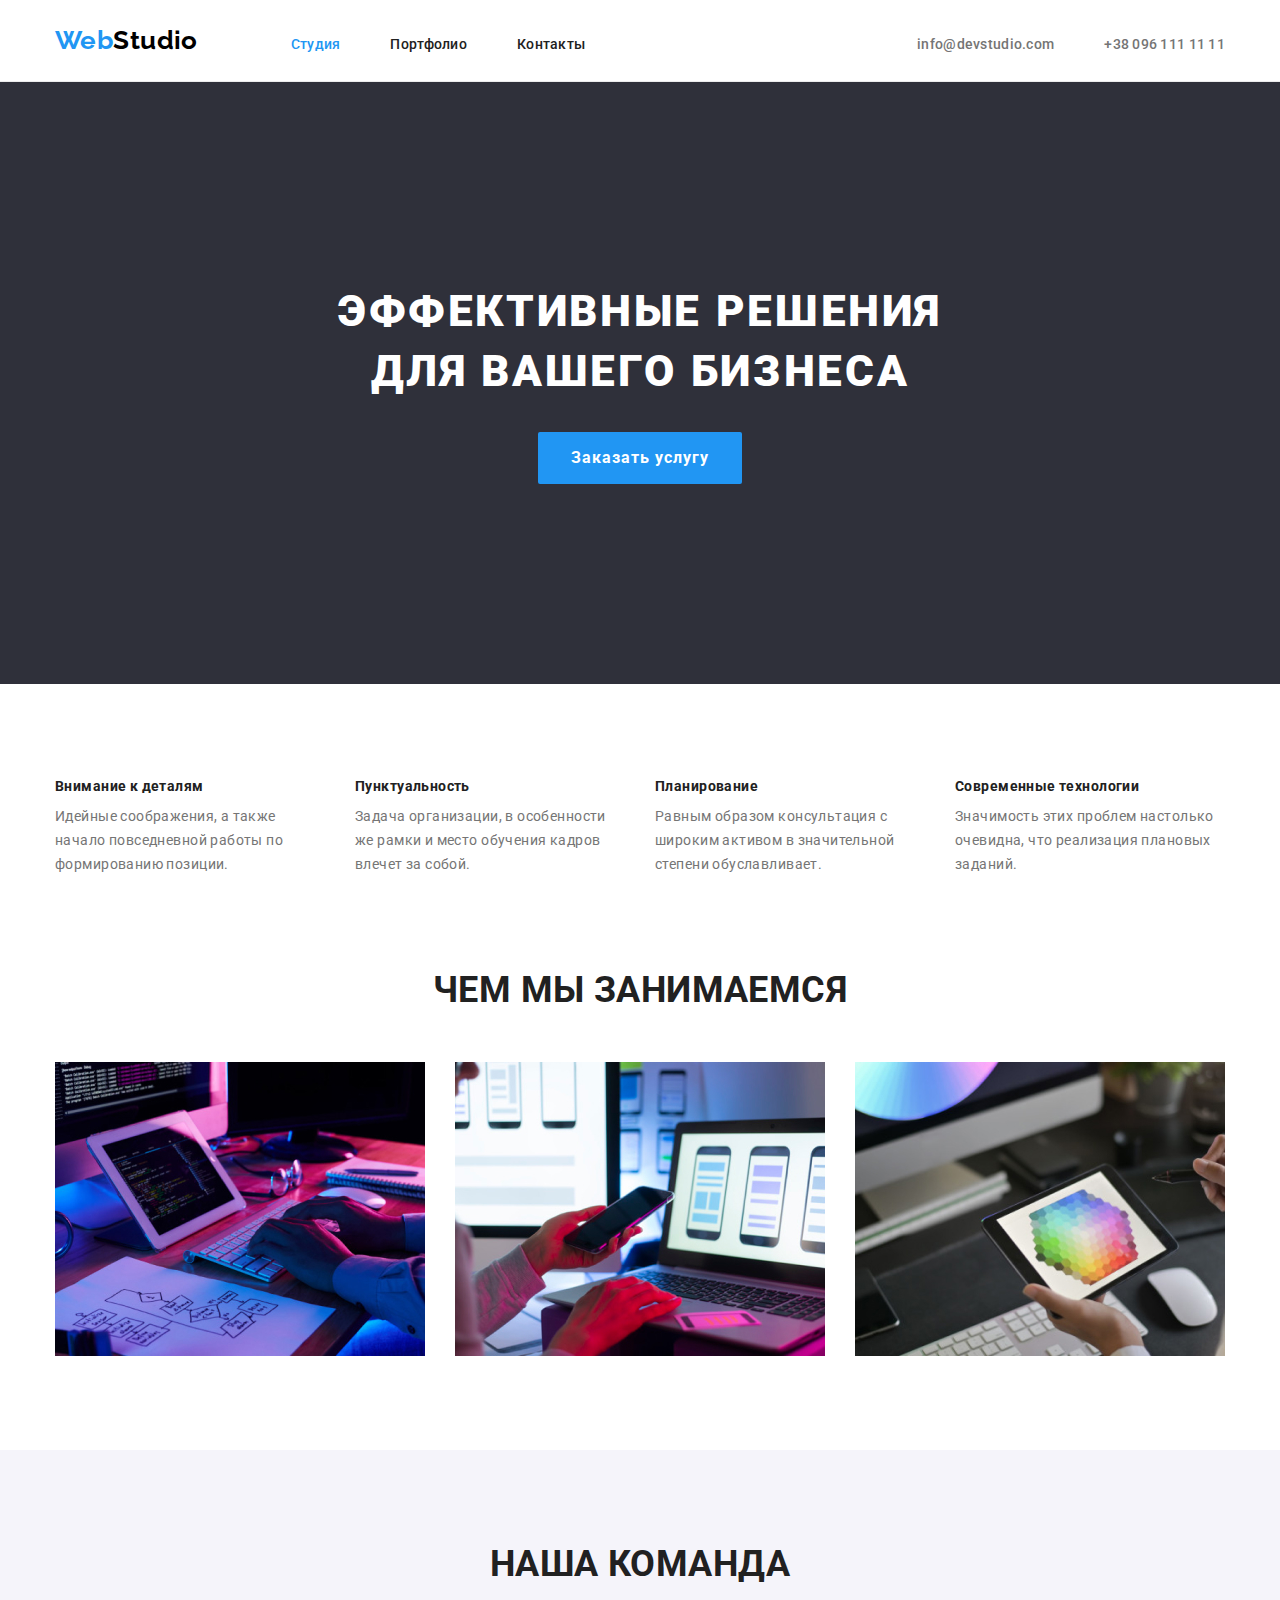
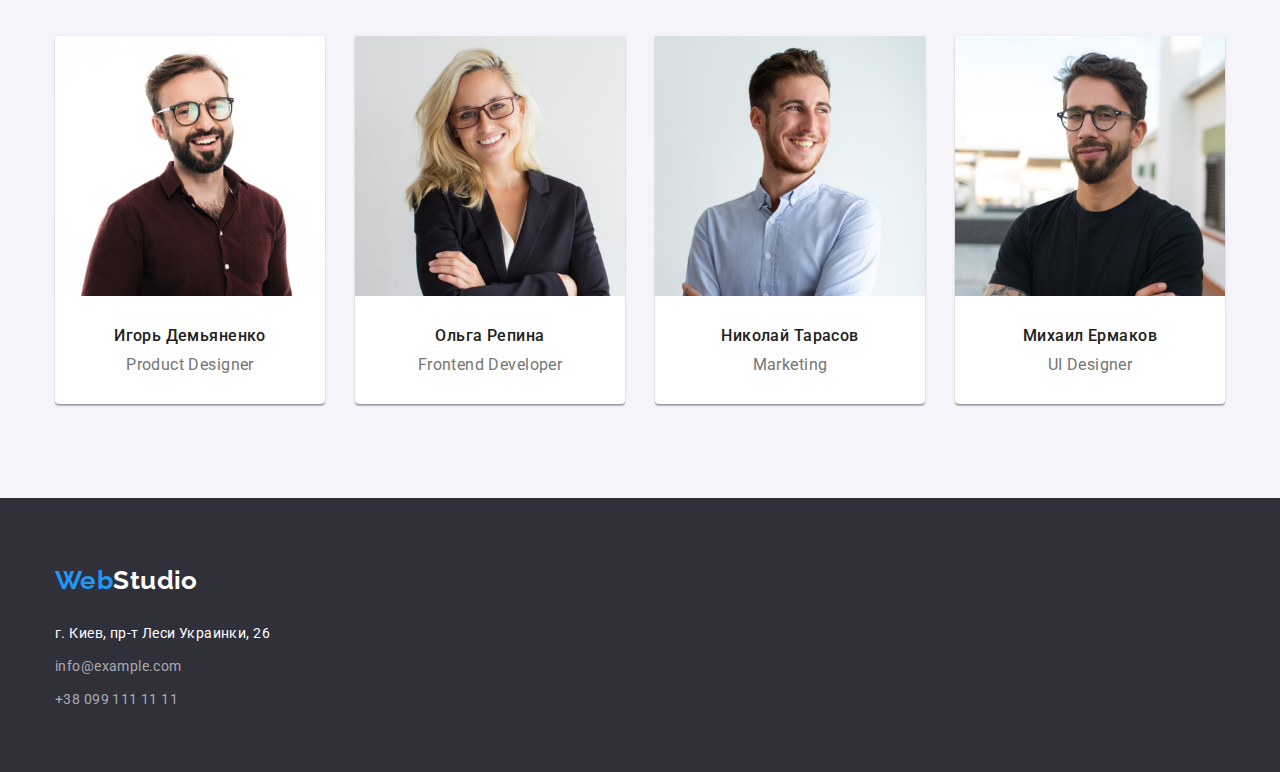
<file: index.html>
<!DOCTYPE html>
<html lang="en">

<head>
    <meta charset="UTF-8">
    <meta http-equiv="X-UA-Compatible" content="IE=edge">
    <meta name="viewport" content="width=device-width, initial-scale=1.0">
    <title>Web Studio</title>

        <!-- Сначала нормализатор -->
        <link rel="stylesheet" href="https://cdnjs.cloudflare.com/ajax/libs/modern-normalize/1.0.0/modern-normalize.min.css" />
        <!-- Потом ваши стили -->
  
    <link rel="preconnect" href="https://fonts.googleapis.com">
    <link rel="preconnect" href="https://fonts.gstatic.com" crossorigin>
    <link rel="stylesheet" href="https://fonts.googleapis.com/css2?family=Raleway:wght@700&family=Roboto:wght@400;500;700;900&display=swap">
    <link rel="stylesheet" href="./css/styles.css">
</head>

<body class="body-page">
<!-- -  --  --- - - - - --- - -  -- - - - - -HEADER- - - - -- - - - - -- - - - -- - -- - --  -->
    <header class="head">
<!--  -- - - -- -- - - -- - --  - - -- - - -Область навигации - -- - -- - -- - - -- -- - -- - - -- - - -- -->
        <div class="container headstyle">
            <nav class="container-nav">
                <a href="./index.html" class="logo"><span class="logostyle">Web</span>Studio</a>
                <ul class="site-nav cont-site">
    
                    <li class="list-nav"><a href="./index.html" class="link current">Студия</a></li>
                    <li class="list-nav"><a href="./portfolio.html" class="link">Портфолио</a></li>
                    <li class="list-nav"><a href="" class="link">Контакты</a></li>
                </ul>
    
            </nav>
            <ul class="contacts">
                <li class="contacts-item">
                    <a href="mailto:info@devstudio.com" class="contacts-link">
                        info@devstudio.com
                    </a>
                </li>
                <li class="contacts-item">
                    <a href="tel:+380961111111" class="contacts-link">
                        +38 096 111 11 11
                    </a>
    
                </li>
            </ul>
        </div>
    </header>
<main>
<!--  -- - - -- -- - --- -- -- -- - - --  -HERO SECTION - - -- - -- - - -- - -- - -- - -- - -->
        <section class="greeting">
            <div class="greet-box container">
            <h1 class="greeting-title">Эффективные решения для вашего бизнеса</h1>
            <button type="button" class="primary button">Заказать услугу</button>
            </div>
        </section>
<!--  -- - -- - - - -- - -- - -- -- - - -Особенности- -- - -- - - -- - -- - - -- -- - -- - - -- --- - -->
        <section class="features">
            <div class="feature container">
            <ul class="features-list">
                <li class="features-item">
                    <h3 class="features-title">Внимание к деталям</h3>
                    <p class="text">Идейные соображения, а также начало повседневной работы по формированию позиции.</p>
                </li>
                <li class="features-item">
                    <h3 class="features-title">Пунктуальность</h3>
                    <p class="text">Задача организации, в особенности же рамки и место обучения кадров влечет за собой.</p>
                </li>
                <li class="features-item">
                    <h3 class="features-title">Планирование</h3>
                    <p class="text">Равным образом консультация с широким активом в значительной степени обуславливает.</p>
                </li>
                <li class="features-item">
                    <h3 class="features-title">Современные технологии</h3>
                    <p class="text">Значимость этих проблем настолько очевидна, что реализация плановых заданий.</p>
                </li>
            </ul>
            </div>
        </section>
<!--  - -- -- --- - - - - -- - - -- -- - - Чем мы занимаемся - -- - - -- - - -- -- - - -- - --  -->
        <section class="work ">
            <div class="examples container">
            <h2 class="examples-work-title">Чем мы занимаемся</h2>
            <ul class="examples-list">
                <li class="examples-item"><img src="./images/box1.jpg" alt="Разработка программ" width="370" class="image"></li>
                <li class="examples-item"><img src="./images/box2.jpg" alt="Разработка мобильных приложений" width="370" class="image"></li>
                <li class="examples-item"><img src="./images/box3.jpg" alt="Дизайн" width="370" class="image"></li>
            </ul>
            </div>
        </section>
<!-- - - -- - -  -- - -- - - -- --  --- -- - Наша команда - - -- - - -- - - - - -- - --- - --->
        <section class="team-list">
            <div class="team container">
            <h2 class="team-title">Наша команда</h2>
            <ul class="profile">
                <li class="team-item"><img src="./images/img.jpg" alt="Product Designer" width="270" class="image">
                    <div class="profile-description"><h3 class="name">Игорь Демьяненко</h3>
                    <p class="profession">Product Designer</p>
                    </div>
                </li>
                <li class="team-item"><img src="./images/img1.jpg" alt="Frontend Developer" width="270" class="image">
                   <div class="profile-description"><h3 class="name">Ольга Репина</h3>
                   <p class="profession">Frontend Developer</p>
                   </div>
                </li>
                <li class="team-item"><img src="./images/img2.jpg" alt="Marketing" width="270" class="image">
                    <div class="profile-description"><h3 class="name">Николай Тарасов</h3>
                    <p class="profession">Marketing</p>
                    </div>
                </li>
                <li class="team-item"><img src="./images/img3.jpg" alt="UI Designer" width="270" class="image">
                    <div class="profile-description"><h3 class="name">Михаил Ермаков</h3>
                    <p class="profession">UI Designer</p>
                    </div>
                </li>
            </ul>
            </div>
        </section>
</main>
<!-- - - - - -- - - --  -- - - -- - --- - - -- --FOOTER- - - -- - - -- - - -- -- - - - -- -- - -->
    <footer class="footer-section">
        <div class="container">
            <div class="basement">
                
                    <a href="./index.html" class="foot-logo"><span class="footstyle">Web</span>Studio</a>
                    <address class="address-text ident">г. Киев, пр-т Леси Украинки, 26
                        <ul class="list-ident">
                            <li class="ident"><a href="mailto:info@example.com" class="foot-link">info@example.com</a>
                            </li>
                            <li class="ident"><a href="tel:+380991111111" class="foot-link">+38 099 111 11 11</a></li>
                        </ul>
                    </address>
               
                
            </div>

        </div>
    </footer>
        
</body>
</html>
</file>
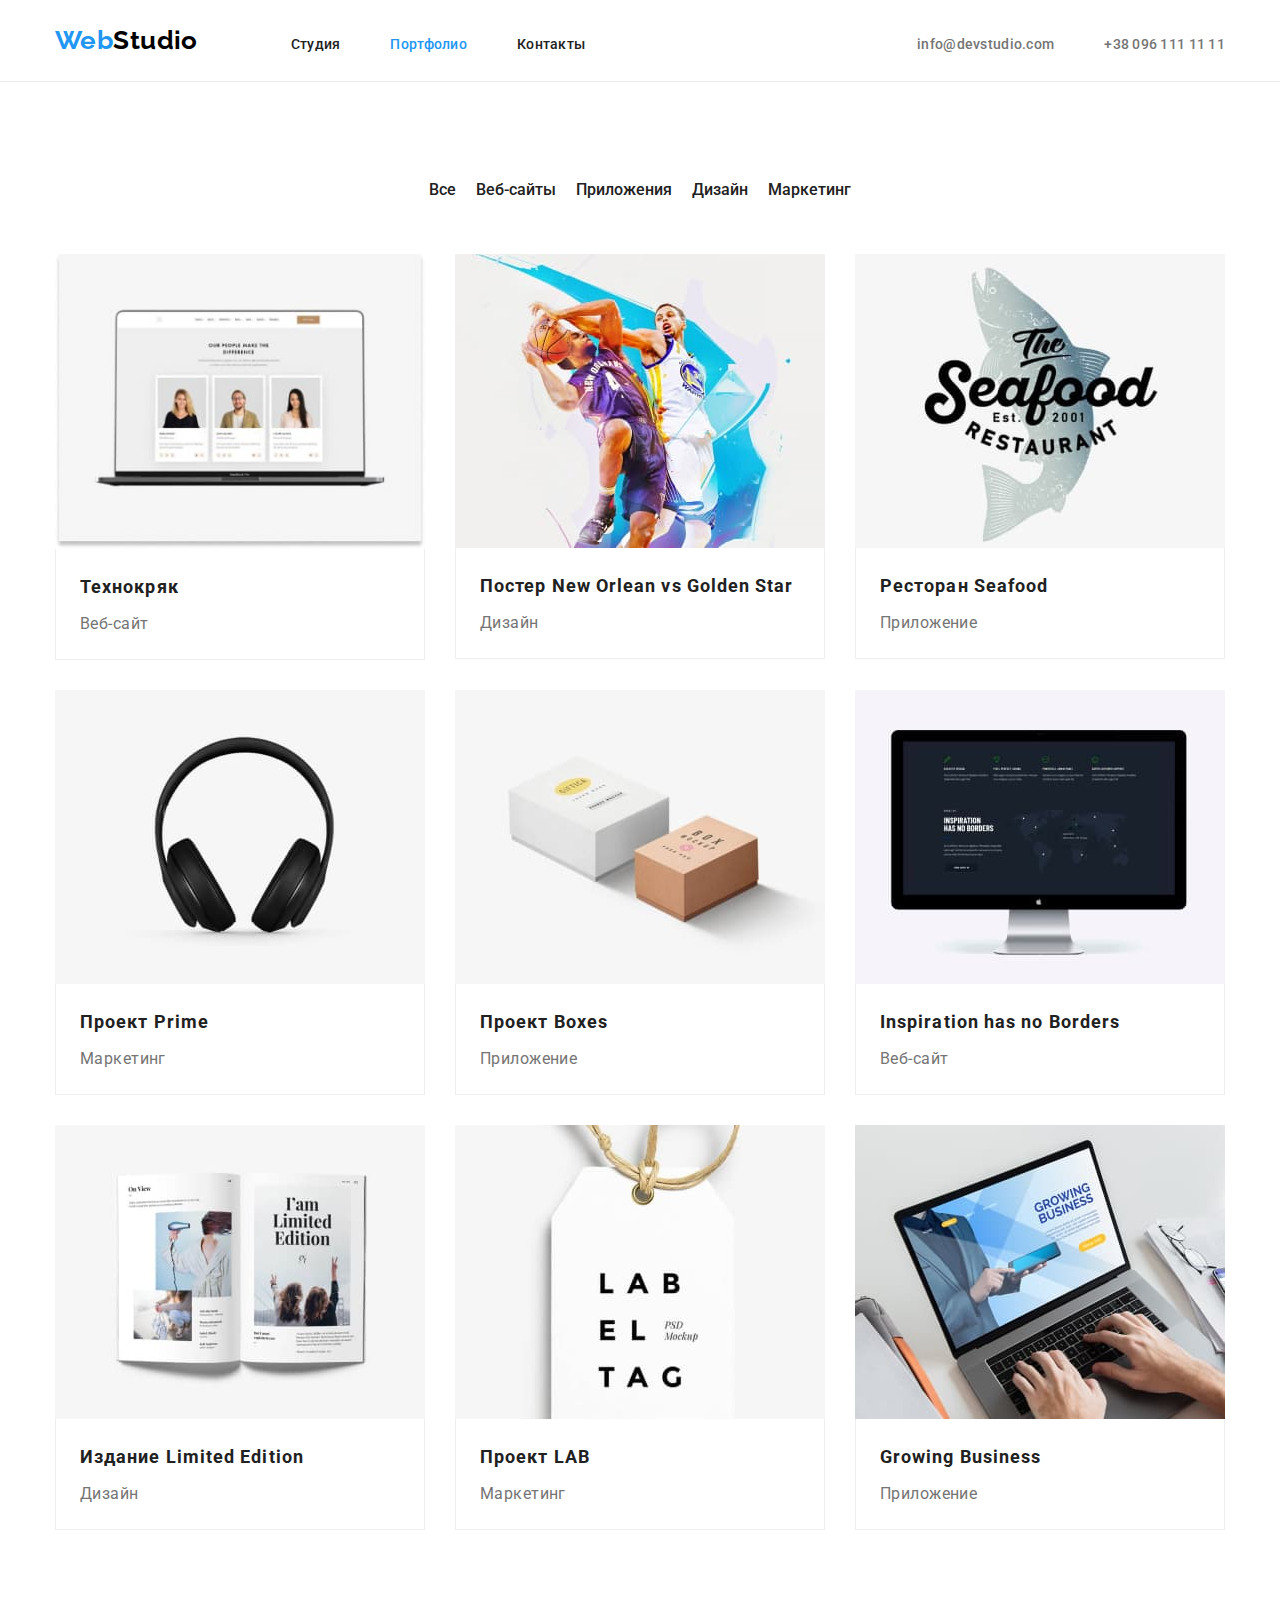
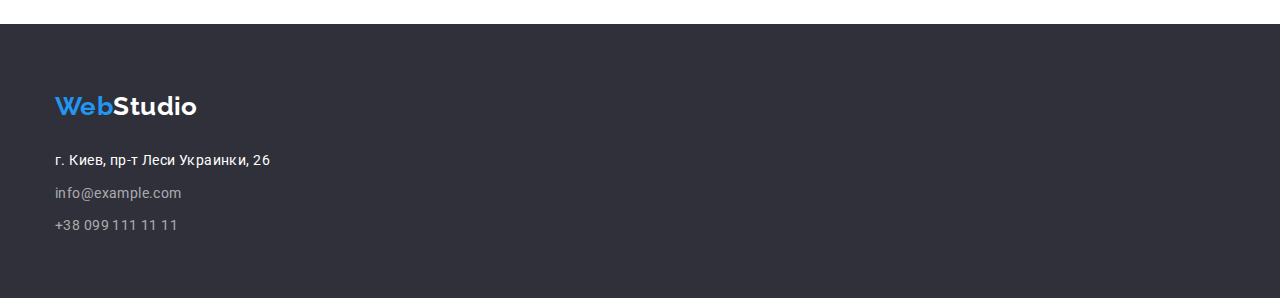
<file: portfolio.html>
<!DOCTYPE html>
<html lang="en">
<head>
    <meta charset="UTF-8">
    <meta http-equiv="X-UA-Compatible" content="IE=edge">
    <meta name="viewport" content="width=device-width, initial-scale=1.0">
    <title>Портфолио</title>

    <!-- Сначала нормализатор -->
    <link rel="stylesheet" href="https://cdnjs.cloudflare.com/ajax/libs/modern-normalize/1.0.0/modern-normalize.min.css" />
    <!-- Потом стили -->

    <link rel="preconnect" href="https://fonts.googleapis.com">
    <link rel="preconnect" href="https://fonts.gstatic.com" crossorigin>
    <link href="https://fonts.googleapis.com/css2?family=Raleway:wght@700&family=Roboto:wght@400;500;700;900&display=swap"
        rel="stylesheet">
    <link rel="stylesheet" href="./css/styles.css">
</head>
<body class="body-page">
<!-- - - -- --- - -- - -- - -- - -- - -- - -HEADER- - - - -- -- - - - - -- - -- - -- - -  -->
    <header class="head">
<!--  - - -- - - -- - -- - -- - -- -Область навигации - -- - - - -- - - - - -- - -- -->
        <div class="container headstyle">
            <nav class="container-nav">
                <a href="./index.html" class="logo"><span class="logostyle">Web</span>Studio</a>
                <ul class="site-nav cont-site">
    
                    <li class="list-nav"><a href="./index.html" class="link">Студия</a></li>
                    <li class="list-nav"><a href="./portfolio.html" class="link current">Портфолио</a></li>
                    <li class="list-nav"><a href="" class="link">Контакты</a></li>
                </ul>
    
            </nav>
            <ul class="contacts">
                <li class="contacts-item">
                    <a href="mailto:info@devstudio.com" class="contacts-link">
                        info@devstudio.com
                    </a>
                </li>
                <li class="contacts-item">
                    <a href="tel:+380961111111" class="contacts-link">
                        +38 096 111 11 11
                    </a>
    
                </li>
            </ul>
        </div>
    </header>
        <main>
            
            <section class="prime">
                <div class="container content">
 <!-- -- - -- - --- -- - - - -- -- - - - - - - -Фильтр- - - - - -- -- --  -- - - -- -- - --  ---->  
                    <h2 class="hidden-title">Фильтр</h2>
                   
                        <ul class="filter">
                            <li class="item-btn"><button type="button" class="btn primary">Все</button></li>
                            <li class="item-btn"><button type="button" class="btn second">Веб-сайты</button></li>
                            <li class="item-btn"><button type="button" class="btn second">Приложения</button></li>
                            <li class="item-btn"><button type="button" class="btn second">Дизайн</button></li>
                            <li class="item-btn"><button type="button" class="btn second">Маркетинг</button></li>
                        </ul>
                    
<!-- - - - --  - -- -- - - - -- - - - -- - -- Список работ  - - -- -  - -- -- - - -- - - - - - - --->
                    <h2 class="hidden-title">Список работ</h2>
        
                    <ul class="work-list">
                        <li class="list-item">
                            <a href="" class="card-item">
                                <img src="./images/p_img1.jpg" alt="Техно кряка" class="image" width="370" class="image">
                                <div class="description-card">
                                <h3 class="item-title">Технокряк</h3>
                                <p class="item">Веб-сайт</p>
                                </div>
                            </a>
                        </li>
        
                        <li class="list-item">
                            <a href="">
                                <img src="./images/p_img2.jpg" alt="Постер баскетбол" class="image" width="370" class="image">
                                <div class="description-card"><h3 class="item-title">Постер New Orlean vs Golden Star</h3>
                                <p class="item">Дизайн</p>
                                </div>
                                
                            </a>
                        </li>
        
                        <li class="list-item">
                            <a href="">
                                <img src="./images/p_img3.jpg" alt="Ресторанчик" class="image" width="370" class="image">
                                <div class="description-card"><h3 class="item-title">Ресторан Seafood</h3>
                                <p class="item">Приложение</p>
                            </div>
                                
                            </a>
                        </li>
        
                        <li class="list-item">
                            <a href="">
                                <img src="./images/p_img4.jpg" alt="Наушнички" class="image" width="370" class="image">
                                <div class="description-card">
                                    <h3 class="item-title">Проект Prime</h3>
                                    <p class="item">Маркетинг</p>
                                </div>
                               
                            </a>
                        </li>
        
                        <li class="list-item">
                            <a href="">
                                <img src="./images/p_img5.jpg" alt="Какие то коробки" class="image" width="370" class="image">
                                <div class="description-card">
                                    <h3 class="item-title">Проект Boxes</h3>
                                    <p class="item">Приложение</p>
                                </div>
                                
                            </a>
                        </li>
        
                        <li class="list-item">
                            <a href="">
                                <img src="./images/p_img6.jpg" alt="Мониторчик" class="image" width="370" class="image">
                                <div class="description-card">
                                    <h3 class="item-title">Inspiration has no Borders</h3>
                                    <p class="item">Веб-сайт</p>
                                </div>
                                
                            </a>
                        </li>
        
                        <li class="list-item">
                            <a href="">
                                <img src="./images/p_img7.jpg" alt="Журнальчик" class="image" width="370" class="image">
                                <div class="description-card">
                                    <h3 class="item-title">Издание Limited Edition</h3>
                                    <p class="item">Дизайн</p>
                                </div>
                                
                            </a>
                        </li>
        
                        <li class="list-item">
                            <a href="">
                                <img src="./images/p_img8.jpg" alt="Етикетка" class="image" width="370" class="image">
                                <div class="description-card">
                                    <h3 class="item-title">Проект LAB</h3>
                                    <p class="item">Маркетинг</p>
                                </div>
                                
                            </a>
                        </li>
        
                        <li class="list-item">
                            <a href="">
                                <img src="./images/p_img9.jpg" alt="Ноутбук" class="image" width="370" class="image">
                                <div class="description-card">
                                    <h3 class="item-title">Growing Business</h3>
                                    <p class="item">Приложение</p>
                                </div>
                                
                            </a>
                        </li>
        
                    </ul>
                </div>
            </section>
        </main>
<!-- - -- -- - - -- - - -- - -- -  --- -- - - FOOTER - - - -- - - - -- - - -- - -- - -- - - - -- - - - -- -->
    <footer class="footer-section">
        <div class="container">
            <div class="basement">
                <div class="logo-address">
                    <a href="./index.html" class="foot-logo"><span class="footstyle">Web</span>Studio</a>
                    <address class="address-text ident">г. Киев, пр-т Леси Украинки, 26
                        <ul class="list-ident">
                            <li class="ident"><a href="mailto:info@example.com" class="foot-link">info@example.com</a>
                            </li>
                            <li class="ident"><a href="tel:+380991111111" class="foot-link">+38 099 111 11 11</a></li>
                        </ul>
                    </address>
                </div>
    
            </div>
    
        </div>
    </footer>
</body>
</html>
</file>
<file: css/styles.css>
/* боди #FFFFFF */
/* цвет основного текста #757575 */
/* цвет фона приветствия и футер #2F303A */
/* хедер #FFFFFF */
/* цвет  заголовков #212121 */
/* logo #2196F3  #000000 */
/* акцент #2196F3 */
/* почта и телефон rgba(255, 255, 255, 0.6) */
/* адрес и приветствие #FFFFFF */
/* команда фон #F5F4FA */
/* ___________________________ */
*,
*::before,
*::after {
  box-sizing: border-box;
}

h1,
h2,
h3,
h4,
h5,
h6,
p,
ul {
  margin: 0px;
  padding: 0px;
  /* list-style: none; */
}
ul {
  list-style: none;
}

.image {
  display: block;
}

:root {
  --primary-text-color: #757575;
  --title-text-color: #212121;
  --accent-color: #2196f3;
  --primary-bg-color: #ffffff;
  --head-foot-bgcolor: #2f303a;
  --btn-prime-color: #ffffff;
  --btn-second-color: #f5f4fa;
  --greeting-words-color: #ffffff;
}

body {
  background-color: var(--primary-bg-color);
  color: var(--primary-text-color);

  font-family: Roboto;
  font-weight: 400;
  letter-spacing: 0.03em;
  font-size: 14px;
  line-height: 1.71;
}

a {
  text-decoration: none;
}

/* h3 {
  font-weight: 700;
  font-size: 14px;
} */

/* - - -- - -- - -- header  -- - -- -- - - --- - -*/
.head {
  border-bottom: 1px solid #ececec;
}
.container {
  width: 1200px;
  margin: 0px auto;
  padding-left: 15px;
  padding-right: 15px;
}

.container.headstyle {
  display: flex;
  justify-content: space-between;
  align-items: center;
  align-items: baseline;
}
.container-nav {
  display: flex;
  justify-content: space-between;
  align-items: baseline;
}
.cont-site {
  display: flex;
  align-items: baseline;
}
.contacts {
  display: flex;
  margin-left: auto;
}
.list-nav + .list-nav {
  margin-left: 50px;
}
.link {
  padding-top: 32px;
  padding-bottom: 32px;
}

/* - - -- - -- - -- логотип  -- - -- - -- - -- -*/
.logo {
  color: #000000;

  font-family: Raleway, sans-serif;
  font-weight: 700;
  font-size: 26px;
  line-height: 1.19;
  text-align: center;
  padding-top: 25px;
  padding-bottom: 25px;
  margin-right: 93px;
}
.logo:focus,
.logo:hover {
  color: var(--accent-color);
}
.logostyle {
  color: #2196f3;
}
.logostyle:hover,
.logostyle:focus {
  color: #000000;
}
/*  -- - - -- -- - -- --навигация -- - -- - - -- - -  */
.site-nav .link {
  color: var(--title-text-color);

  font-weight: 500;
  font-size: 14px;
  line-height: 1.14;
  letter-spacing: 0.02em;
}
.site-nav .link:hover,
.site-nav .link:focus {
  color: var(--accent-color);
}
.site-nav .link.current {
  color: var(--accent-color);
}
/* - -- - --- - - -- - - --  контакты- - -- - -- - - - */

.contacts-link {
  color: var(--primary-text-color);

  font-weight: 500;
  /* font-size: 14px; */
  line-height: 1.14;
  letter-spacing: 0.02em;

  padding-top: 32px;
  padding-bottom: 32px;
}
.contacts-item + .contacts-item {
  margin-left: 50px;
}
.contacts-link:hover,
.contacts-link:focus {
  color: var(--accent-color);
}
/* - - - -- - -- - -Приветствие- - - - - -- -- - --  */
.greeting {
  background-color: var(--head-foot-bgcolor);
  text-align: center;
  padding: 200px 0;
}
.greet-box.container {
  color: var(--btn-prime-color);
  display: inline-block;
  text-align: center;
}
.greeting-title {
  background-color: var(--head-foot-bgcolor);
  color: var(--greeting-words-color);

  /* font-family: Roboto; */
  /* font-style: normal; */
  font-weight: 900;
  font-size: 44px;
  line-height: 1.36;

  letter-spacing: 0.06em;
  text-transform: uppercase;
  width: 696px;
  margin-left: auto;
  margin-right: auto;
}
.primary.button {
  color: var(--btn-prime-color);
  background-color: var(--accent-color);

  font-family: inherit;
  font-weight: 700;
  font-size: 16px;
  line-height: 1.88;
  letter-spacing: 0.06em;

  margin-top: 30px;

  padding: 10px 32px;
  min-width: 200px;
  border: 1px solid transparent;
  border-radius: 2px;
}
/* - - -- -- - -- Список преимуществ -- - - -- - - */
.features {
  padding-bottom: 47px;
  padding-top: 95px;
}
.features-item {
  width: 270px;
}
.features-title {
  color: var(--title-text-color);

  font-weight: 700;
  font-size: 14px;
  line-height: 1.14;
  margin-bottom: 10px;
}
.features-list {
  display: flex;
  /* align-items: baseline; */
}
.features-item + .features-item {
  margin-left: 30px;
}
/* - - -- - -- -- чем заняты- - - -- - -- -- - */
.work {
  padding-bottom: 94px;
  padding-top: 47px;
}
.examples-work-title {
  color: var(--title-text-color);

  font-weight: 700;
  font-size: 36px;
  line-height: 1.16;
  text-align: center;
  text-transform: uppercase;
}
.examples-list {
  display: flex;
  margin-top: 50px;
}
.examples-item {
  width: 370px;
}
.examples-item + .examples-item {
  margin-left: 30px;
}

/*  - -- - --Команда молодости нашей- - - -- - */
.team-list {
  background-color: #f5f4fa;
  padding-top: 94px;
  padding-bottom: 94px;
}

.profile .name {
  color: var(--title-text-color);

  font-weight: 500;
  font-size: 16px;
  line-height: 1.19;
}
.profile .profession {
  font-size: 16px;
  line-height: 1.19;
}
.profile .profile-description {
  padding-top: 30px;
  padding-bottom: 30px;
  text-align: center;
}

.team-title {
  color: var(--title-text-color);
  font-weight: 700;
  font-size: 36px;
  line-height: 1.16;
  text-align: center;
  text-transform: uppercase;
}
.profile {
  display: flex;
  margin-top: 50px;
}
.team-item + .team-item {
  margin-left: 30px;
}
.team-list .team-item {
  background-color: #ffffff;
  width: 270px;
  box-shadow: 0px 1px 3px rgba(0, 0, 0, 0.12), 0px 1px 1px rgba(0, 0, 0, 0.14),
    0px 2px 1px rgba(0, 0, 0, 0.2);
  border-radius: 0px 0px 4px 4px;
}
.profession {
  margin-top: 10px;
}

/*-- -- -- -- -- --  Футер - - - -- -- -- -  --- -*/
.footer-section {
  background-color: var(--head-foot-bgcolor);
  padding-top: 60px;
  padding-bottom: 60px;
}
.foot-logo {
  color: #ffffff;

  font-family: Raleway;
  font-weight: 700;
  font-size: 26px;
  line-height: 1, 19;
}
.footstyle {
  color: #2196f3;
}
.address-text {
  color: #ffffff;

  font-family: Roboto;
  font-style: normal;
  font-weight: 400;

  line-height: 1.71;

  margin-top: 20px;
}
.footer-section .foot-link {
  color: rgba(255, 255, 255, 0.6);

  line-height: 1.71;
}
.footer-section .ident .foot-link {
  margin-top: 9px;
}
.footer-section .foot-link:hover,
.footer-section .foot-link:focus {
  color: var(--accent-color);
}
.ident + .ident {
  margin-top: 9px;
}
.list-ident {
  margin-top: 9px;
}
.address-text.ident {
  margin-top: 20px;
}
/*- - -- - -- - - - - Страница портфолио- - - -- -- - */
/* контент main */
.prime {
  padding: 94px 0;
}
.filter {
  display: flex;
  justify-content: center;
  margin-bottom: 50px;
}
.filter .btn.primary {
  color: var(--title-text-color);

  font-family: inherit;
  font-weight: 500;
  font-size: 16px;
  line-height: 1.62;
}
.filter .btn.second {
  color: var(--title-text-color);

  font-weight: 500;
  font-size: 16px;
  line-height: 1.62;
}
.filter .btn.primary:hover,
.filter .btn.primary:focus {
  color: var(--btn-prime-color);
  background-color: var(--accent-color);
}
.filter .btn.second:hover,
.filter .btn.second:focus {
  color: var(--btn-prime-color);
  background-color: var(--accent-color);
}
.work-list .item-title {
  color: var(--title-text-color);

  font-weight: 700;
  font-size: 18px;
  line-height: 2;
  letter-spacing: 0.06em;
}
.work-list .item {
  color: var(--primary-text-color);

  font-size: 16px;
  line-height: 1.87;
}

.item-btn + .item-btn {
  margin-left: 8px;
}
.btn {
  background-color: transparent;
  border: 1px transparent;
  /* margin-bottom: 50px; */
}
.work-list {
  display: flex;
  flex-wrap: wrap;
}
.list-item {
  flex-basis: calc((100% - 90px) / 3);
}
.list-item:not(:nth-child(3n)) {
  margin-right: 30px;
}
.list-item:not(:nth-last-child(-n + 3)) {
  margin-bottom: 30px;
}
.description-card {
  padding: 20px 24px;

  border: 1px solid #eeeeee;
  border-top: 0px;
}
.item-title {
  margin-bottom: 4px;
}

.hidden-title {
  position: absolute;
  width: 1px;
  height: 1px;
  margin: -1px;
  border: 0;
  padding: 0;

  white-space: nowrap;
  clip-path: inset(100%);
  clip: rect(0 0 0 0);
  overflow: hidden;
}
</file>
